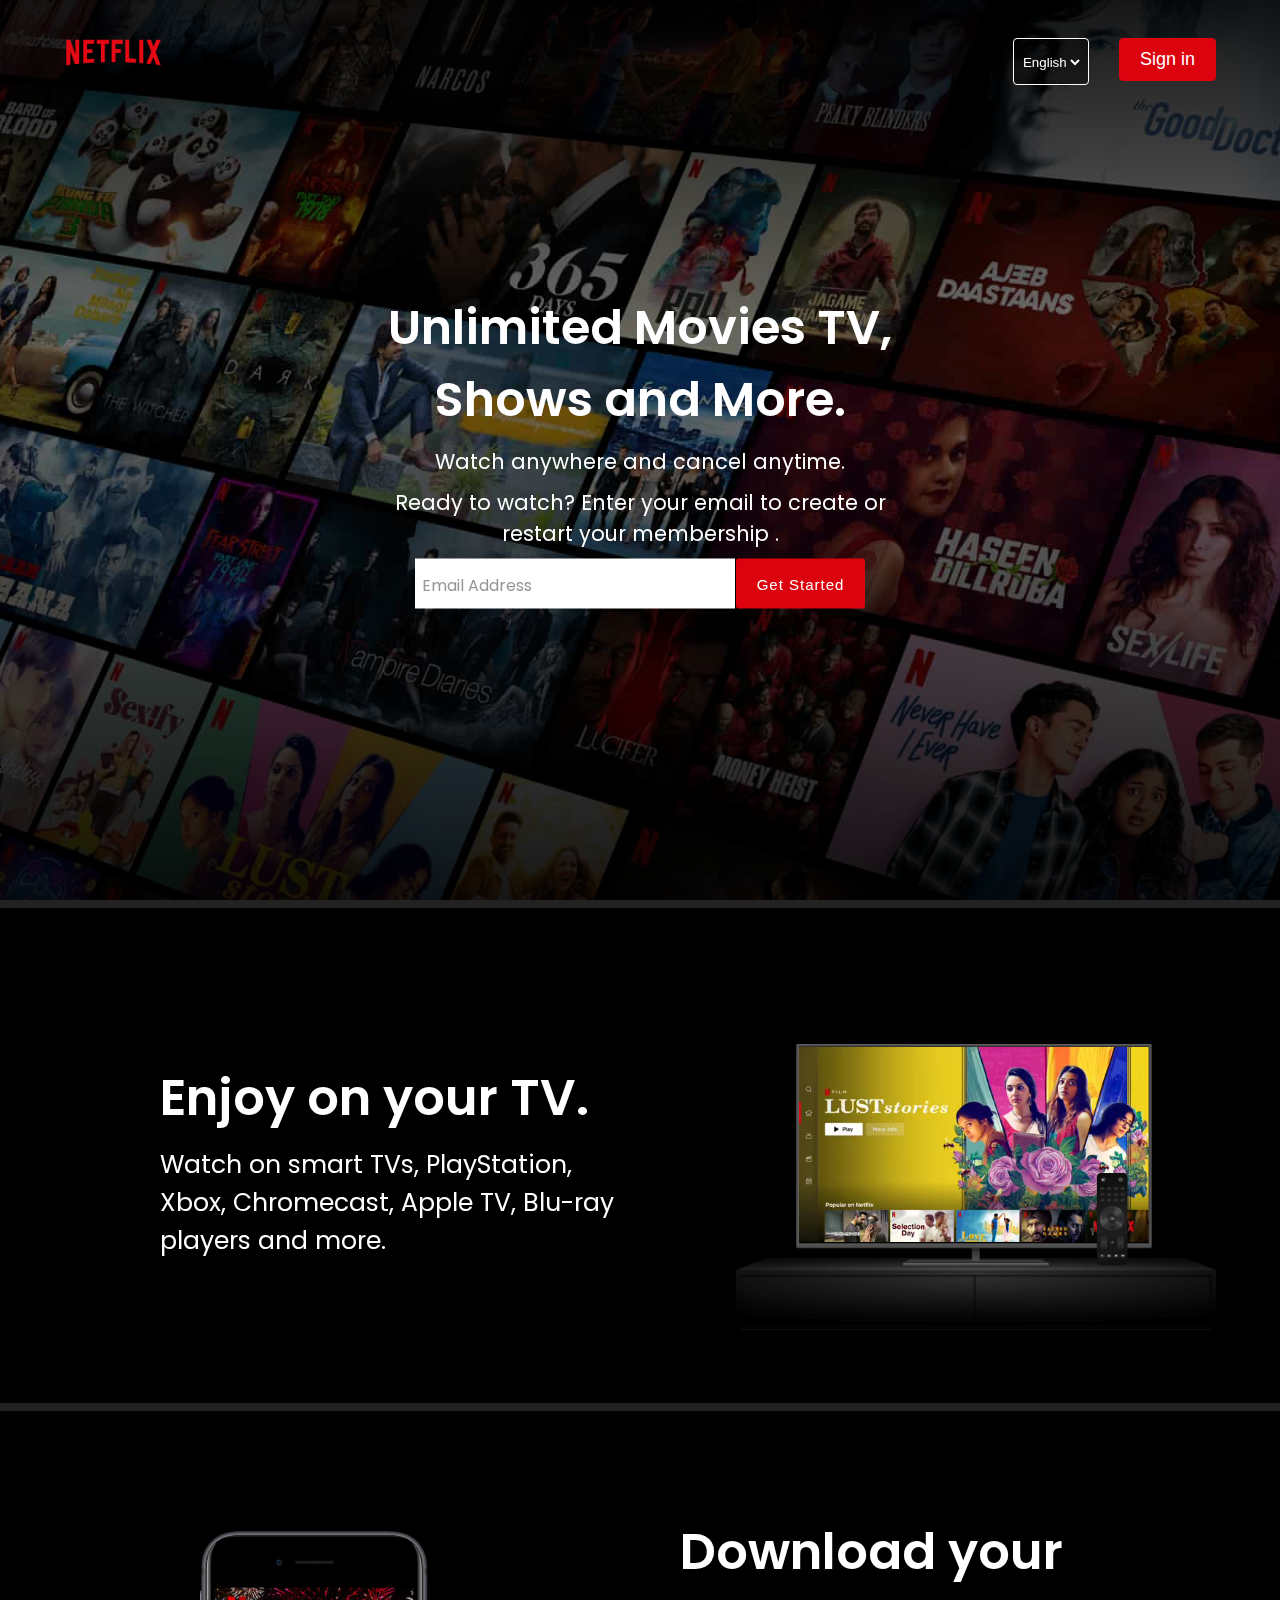
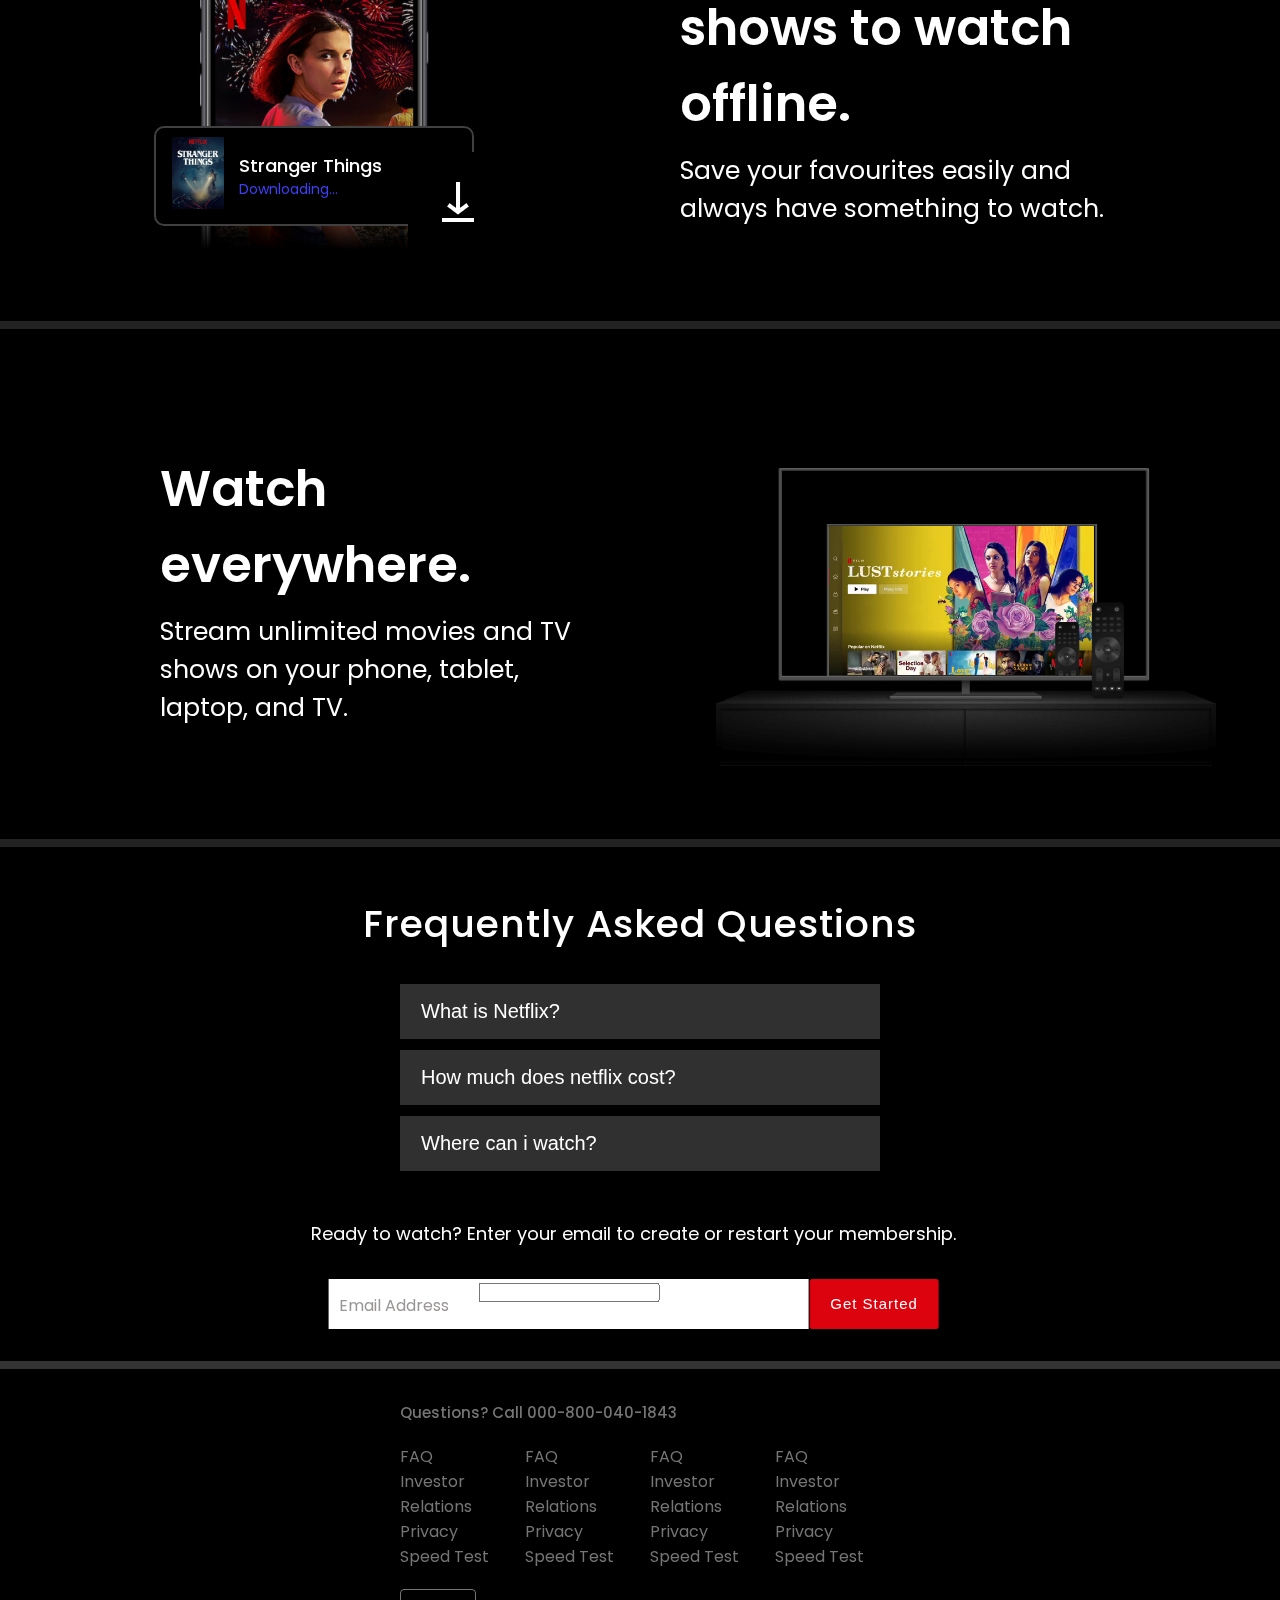
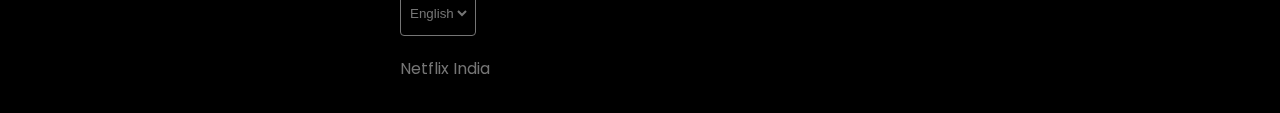
<file: index.html>
<!DOCTYPE html>
<html lang="en">
<head>
    
    <meta name="viewport" content="width=device-width, initial-scale=1.0" />
    <link rel="stylesheet" href="style.css" />
    <link rel="stylesheet" href="https://pro.fontawesome.com/releases/v5.10.0/css/all.css"
        integrity="sha384-AYmEC3Yw5cVb3ZcuHtOA93w35dYTsvhLPVnYs9eStHfGJvOvKxVfELGroGkvsg+p" crossorigin="anonymous" />
    <link rel="preconnect" href="https://fonts.googleapis.com" />
    <link rel="preconnect" href="https://fonts.gstatic.com" crossorigin />
    <link
        href="https://fonts.googleapis.com/css2?family=Poppins:ital,wght@0,100;0,200;0,300;0,400;0,500;0,600;0,700;0,800;0,900;1,100;1,200;1,300;1,400;1,500;1,600;1,700;1,800;1,900&display=swap"
        rel="stylesheet" />
    <title>NETFLIX</title>
</head>

<body>
    <header>
        <nav class="logo">
            <div class="logo__brand">
                <img src="assets/logo.png" alt="logo" class="brand__logo" />
            </div>
            <div class="navbar__nav__items">
                <div class="nav__item">
                    <div class="dropdown__container">
                        <i class="fas fa-globe"></i>
                        <select name="languages" id="languagesSelect" class="language__drop__down">
                            <option value="english" selected>English</option>
                            <option value="hindi">Hindi</option>
                        </select>
                    </div>
                </div>
                <div class="nav__item">

                    <button class="signin__button">Sign in</button>
                </div>
            </div>
        </nav>
    </header>
    <main>
        <section class="hero">
            <div class="hero__bg__image__container">
                <img src="assets/hh.jpg"
                    alt="BG hero image" class="hero__bg__image" />
            </div>
            <div class="hero__bg__overlay"></div>
            <div class="hero__card">
                <h1 class="hero__title">
                    Unlimited Movies TV,<br />
                    Shows and More.
                </h1>
                <p class="hero__subtitle">Watch anywhere and cancel anytime.</p>
                <p class="hero__description">
                    Ready to watch? Enter your email to create or restart your
                    membership .
                </p>
                <div class="email__form__container">
                    <div class="form__container">
                        <input type="email" class="email__input" placeholder=" " />
                        <label class="email__label">Email Address</label>
                    </div>
                    <button class="primary__button">
                        Get Started <i class="fal fa-chevron-right"></i>
                    </button>
                </div>
            </div>
        </section>
        <section class="features__container">
            <!-- Feature 1 -->
            <div class="feature">
                <div class="feature__details">
                    <h3 class="feature__title">Enjoy on your TV.</h3>
                    <h5 class="feature__sub__title">
                        Watch on smart TVs, PlayStation, Xbox, Chromecast, Apple TV,
                        Blu-ray players and more.
                    </h5>
                </div>
                <div class="feature__image__container">
                    <img src="assets/tv.png"
                        alt="Feature image" class="feature__image" />
                    <div class="feature__backgroud__video__container">
                        <video autoplay="" loop="" muted="" class="feature__backgroud__video">
                            <source
                                src="assets/V11.m4v"
                                type="video/mp4" />
                        </video>
                    </div>                               
                </div>
            </div>
            <!-- Feature 2 -->
            <div class="feature">
                <div class="feature__details">
                    <h3 class="feature__title">
                        Download your shows to watch offline.
                    </h3>
                    <h5 class="feature__sub__title">
                        Save your favourites easily and always have something to watch.
                    </h5>
                </div>
                <div class="feature__image__container">
                    <img src="assets/mobile.jpg"
                        alt="Feature image" class="feature__image" />
                    <div class="feature__2__poster__container">
                        <div class="poster__container">
                            <img src="assets/boxshot.png"
                                alt="poster" class="poster" />
                        </div>
                        <div class="poster__details">
                            <h4>Stranger Things</h4>
                            <h6>Downloading...</h6>
                        </div>
                        <div class="download__gif__container">
                            <img src="assets/download-icon.gif"
                                alt="downloading gif" class="gif" />
                        </div>
                    </div>
                </div>
            </div>
            <!-- Feature 3 -->
            <div class="feature">
                <div class="feature__details">
                    <h3 class="feature__title">Watch everywhere.</h3>
                    <h5 class="feature__sub__title">
                        Stream unlimited movies and TV shows on your phone, tablet,
                        laptop, and TV.
                    </h5>
                </div>
                <div class="feature__image__container">
                    <div class="feature__image__container feature__3__image__container">
                        <img src="assets/tv.png"
                            src="assets/device-pile-in.png"
                            alt="Feature image" class="feature__image" class="feature__image feature__3__image" />
                        <div class="feature__backgroud__video__container">
                            <div class="
                feature__backgroud__video__container
                feature__3__backgroud__video__container
              ">
                                <video autoplay="" loop="" muted="" class="feature__backgroud__video"
                                    class="feature__backgroud__video feature__3__backgroud__video">
                                    <source
                                        src="assets/V11.m4v"
                                        src="assets/hy.m4v"
                                        type="video/mp4" />
                                </video>
                                <h5 class="feature__sub__title">
                            </div>
                            <div class="feature__image__container">
                                <img src="assets/tv.png"
                                    src="assets/childimg.png"
                                    alt="Feature image" class="feature__image" />
                                <div class="feature__backgroud__video__container">
                                    <video autoplay="" loop="" muted="" class="feature__backgroud__video">
                                        <source
                                            src="assets/V11.m4v"
                                            type="video/mp4" />
                                    </video>
                                </div>
                            </div>
        </section>
        <section class="FAQ__list__container">
            <h1 class="FAQ__heading">Frequently Asked Questions</h1>
            <div class="FAQ__list">
                <div class="FAQ__accordian">
                    <button class="FAQ__title">
                        What is Netflix?<i class="fal fa-plus"></i>
                    </button>
                    <div class="FAQ__visible">
                        <p>
                            Netflix is a streaming service that offers a wide variety of
                            award-winning TV shows, movies, anime, documentaries and more –
                            on thousands of internet-connected devices.
                        </p>
                        <p>
                            You can watch as much as you want, whenever you want, without a
                            single ad – all for one low monthly price. There's always
                            something new to discover, and new TV shows and movies are added
                            every week!
                        </p>
                    </div>
                </div>
                <div class="FAQ__accordian">
                    <button class="FAQ__title">
                        How much does netflix cost?<i class="fal fa-plus"></i>
                    </button>
                    <div class="FAQ__visible">
                        <p>
                            Watch Netflix on your smartphone, tablet, Smart TV, laptop, or
                            streaming device, all for one fixed monthly fee. Plans range
                            from ₹ 199 to ₹ 799 a month. No extra costs, no contracts.
                        </p>
                    </div>
                </div>
                <div class="FAQ__accordian">
                    <button class="FAQ__title">
                        Where can i watch?<i class="fal fa-plus"></i>
                    </button>
                    <div class="FAQ__visible">
                        <p>
                            Watch anywhere, anytime, on an unlimited number of devices. Sign
                            in with your Netflix account to watch instantly on the web at
                            netflix.com from your personal computer or on any
                            internet-connected device that offers the Netflix app, including
                            smart TVs, smartphones, tablets, streaming media players and
                            game consoles.
                        </p>
                        <p>
                            You can also download your favourite shows with the iOS,
                            Android, or Windows 10 app. Use downloads to watch while you're
                            on the go and without an internet connection. Take Netflix with
                            you anywhere.
                        </p>
                    </div>
                </div>
            </div>
            <div class="FAQ__get__started__email">
                <h3>
                    Ready to watch? Enter your email to create or restart your
                    membership.
                </h3>
                <div class="email__form__container">
                    <div class="form__container">
                        <input type="email"/>
                        <label class="email__label">Email Address</label>
                    </div>
                    <button class="primary__button">
                        Get Started <i class="fal fa-chevron-right"></i>
                    </button>
                </div>
            </div>
        </section>
    </main>

    <footer>
        <div class="footer__row__1">
            <h4>Questions? Call 000-800-040-1843</h4>
        </div>
        <div class="footer__row__2">
            <div class="column__1">
                <p>FAQ</p>
                <p>Investor Relations</p>
                <p>Privacy</p>
                <p>Speed Test</p>
            </div>
            <div class="column__2">
                <p>FAQ</p>
                <p>Investor Relations</p>
                <p>Privacy</p>
                <p>Speed Test</p>
            </div>
            <div class="column__3">
                <p>FAQ</p>
                <p>Investor Relations</p>
                <p>Privacy</p>
                <p>Speed Test</p>
            </div>
            <div class="column__4">
                <p>FAQ</p>
                <p>Investor Relations</p>
                <p>Privacy</p>
                <p>Speed Test</p>
            </div>
        </div>
        <div class="footer__row__3">
            <div class="dropdown__container">
                <i class="fas fa-globe"></i>
                <select name="languages" id="languagesSelect" class="language__drop__down">
                    <option value="english" selected>English</option>
                    <option value="hindi">Hindi</option>
                </select>
            </div>
        </div>
        <div class="footer__row__4">
            <p>Netflix India</p>
        </div>
    </footer>


</body>

</html>
</file>
<file: style.css>
* {
    margin: 0;
    padding: 0;
    box-sizing: border-box;
  }
  body {
    background-color: black;
    color: white;
    font-family: "Poppins", sans-serif;
  }
  .logo {
    position: absolute;
    top: 0;
    width: 100%;
    display: flex;
    justify-content: space-between;
    padding: 3% 5%;
    z-index: 10;
  }
  .logo__brand {
    width: 100px;
    height: 100%;
  }
  .brand__logo {
    width: 100%;
    height: 100%;
  }
  .language__drop__down {
    background: transparent;
    border: none;
    color: white;
  }
  .language__drop__down:focus {
    outline: none;
  }
  .dropdown__container {
    border: 1px solid white;
    padding: 0.4rem;
    border-radius: 4px;
    background: rgba(0, 0, 0, 0.4);
  }
  .signin__button {
    background-color: #dc030f;
    border: 1px solid #dc030f;
    color: white;
    padding: 0.25rem 0.5rem;
    border-radius: 4px;
    
  }
  .navbar__nav__items {
    display: flex;
    gap: 10px;
  }
  .bgimage {
    width: 100%;
    height: 80vh;
  }
  .hero__bg__image {
    width: 100%;
    height: 100%;
    object-fit: cover;
  }
  .hero__bg__overlay {
    position: absolute;
    inset: 0;
    width: 100%;
    height: 80vh;
    background: rgba(0, 0, 0, 0.4);
    background-image: linear-gradient(
      to top,
      rgba(0, 0, 0, 0.8) 0,
      rgba(0, 0, 0, 0) 60%,
      rgba(0, 0, 0, 0.8) 100%
    );
  }
  .hero__card {
    position: absolute;
    top: 20%;
    text-align: center;
    display: flex;
    flex-direction: column;
    gap: 10px;
  }
  .hero__title {
    font-weight: 600;
    font-size: 2rem;
  }
  .hero__subtitle,
  .hero__description {
    font-weight: 400;
    font-size: 1rem;
  }
  .hero__description {
    margin: 0 50px;
  }
  .email__input {
    border: none;
    background: transparent;
    width: 100%;
    height: 100%;
    padding-left: 7px;
  }
  .email__label {
    color: black;
    position: absolute;
    top: 28%;
    left: 2%;
    color: rgb(153, 149, 149);
    transition: 0.5s;
  }
  .email__form__container {
    display: flex;
    flex-direction: column;
    justify-content: center;
    align-items: center;
    gap: 15px;
  }
  .form__container {
    background-color: white;
    width: 90%;
    height: 50px;
    position: relative;
  }
  .email__input:focus + .email__label {
    top: 0.2rem;
    font-size: 10px;
  }
  .email__input:not(:placeholder-shown).email__input:not(:focus) + .email__label {
    top: 0.2rem;
    font-size: 10px;
  }
  .email__input:focus-visible {
    outline: none;
  }
  .primary__button {
    background-color: #dc030f;
    border: 1px solid #dc030f;
    color: white;
    padding: 0.8rem 1.2rem;
    border-radius: 2px;
    font-size: 15px;
    letter-spacing: 1px;
  }
  .feature {
    border-top: 8px solid #222;
    padding: 2rem 1rem;
  }
  .feature__details {
    text-align: center;
  }
  .feature__title {
    font-size: 25px;
    font-weight: 600;
    margin: 10px 0;
  }
  .feature__sub__title {
    font-size: 15px;
    font-weight: 400;
  }
  .feature__image__container {
    width: 100%;
    position: relative;
  }
  .feature__image {
    width: 100%;
  }
  .feature__backgroud__video__container {
    position: absolute;
    width: 100%;
    top: 20%;
    left: 13%;
    height: 100%;
    max-width: 73%;
    max-height: 54%;
    z-index: -2;
  }
  .feature__backgroud__video {
    width: 100%;
  }
  .feature__2__poster__container {
    position: absolute;
    bottom: 8%;
    left: 50%;
    transform: translateX(-50%);
    width: 100%;
    max-width: 15em;
    max-width: 16em;
    display: flex;
    align-items: center;
    background-color: black;
    border: 1px solid white;
    border: 2px solid rgba(255, 255, 255, 0.25);
    border-radius: 10px;
    height: 50px;
    height: 60px;
    padding: 0.25rem 0.6rem;
    gap: 15px;
  }
  
  .poster__container {
    width: 30%;
    width: 20%;
  }
  
  .poster {
    width: 100%;
    height: 100%;
  }
  .poster__details {
    width: 50%;
    width: 60%;
  }
  .poster__details > h4 {
    font-size: 13px;
    font-weight: 600;
    font-weight: 500;
  }
  .poster__details > h6 {
    font-size: 10px;
    font-size: 12px;
    font-weight: 400;
    color: rgb(63, 63, 246);
  }
  body {
    height: 100%;
  }
  
  .feature__3__backgroud__video__container {
    max-width: 63%;
    max-height: 47%;
    z-index: -2;
    top: 9%;
    left: 19%;
  }
  
  .FAQ__accordian {
    width: 100%;
  }
  .FAQ__title {
    width: 100%;
    display: flex;
    justify-content: space-between;
    padding: 15px 20px;
    font-size: 18px;
    background-color: #303030;
    border: 1px solid #303030;
    color: white;
  }
  
  .FAQ__visible {
    background-color: #303030;
    border-top: 1px solid black;
    max-height: 0;
    overflow: hidden;
    transition: max-height 0.5s ease-in-out;
  }
  
  .FAQ__visible > p {
    margin: 1rem;
  }
  .FAQ__list__container {
    border-top: 8px solid #222;
    padding: 2rem 0;
  }
  .FAQ__heading {
    font-size: 20px;
    text-align: center;
    font-weight: 600;
    margin: 1rem 3rem;
  }
  
  .FAQ__list {
    display: flex;
    flex-direction: column;
    justify-content: center;
    align-items: center;
    gap: 10px;
  }
  
  .FAQ__get__started__email {
    text-align: center;
  }
  
  .FAQ__get__started__email > h3 {
    font-size: 18px;
    font-weight: 400;
    margin: 2rem 0;
  }
  
  footer {
    border-top: 8px solid #333;
    padding: 2rem 1rem;
    color: #757575;
    display: flex;
    flex-direction: column;
    gap: 20px;
  }
  
  .footer__row__2 {
    display: flex;
    flex-wrap: wrap;
    justify-content: space-around;
    gap: 20px;
  }
  
  .footer__row__1 > h4 {
    font-size: 15px;
    font-weight: 500;
  }
  
  .footer__row__3 > .dropdown__container {
    width: fit-content;
    border: 1px solid #757575;
    color: #757575;
  }
  
  .footer__row__3 > .dropdown__container > .language__drop__down {
    color: #757575;
  }
  
  @media (min-width: 768px) {
    .hero__bg__image__container {
      height: 100vh;
    }
    .hero__bg__overlay {
      height: 100vh;
    }
    .hero__card {
      top: 40%;
      left: 30%;
      transform: translate(-20%, -20%);
    }
    .hero__title {
      font-size: 3rem;
    }
    .hero__subtitle,
    .hero__description {
      font-size: 1.3rem;
    }
    .feature {
      padding: 4rem;
    }
    .feature__title {
      font-size: 35px;
    }
    .feature__sub__title {
      font-size: 20px;
    }
    .feature__2__poster__container {
      max-width: 26em;
      height: 85px;
    }
    .poster__container {
      width: 15%;
    }
    .download__gif__container {
      width: 3rem;
      height: 3rem;
    }
  
    .poster__details > h4 {
      font-size: 18px;
    }
    .poster__details > h6 {
      font-size: 14px;
    }
    .FAQ__title {
      font-size: 20px;
    }
    .FAQ__heading {
      font-size: 38px;
      font-weight: 500;
      letter-spacing: 1px;
    }
    .FAQ__list {
      padding: 1rem 5rem;
    }
    .FAQ__get__started__email {
      width: 75%;
      display: flex;
      flex-direction: column;
      justify-content: center;
      transform: translateX(15%);
    }
  }
  
  @media (min-width: 1024px) {
    .navbar {
      padding: 2% 5%;
    }
    .navbar__brand {
      width: 150px;
    }
    .signin__button {
      padding: 10px 20px;
      font-size: 18px;
    }
    .dropdown__container {
      padding: 10px 5px;
    }
    .navbar__nav__items {
      gap: 30px;
    }
    .hero__card {
      top: 50%;
      left: 50%;
      transform: translate(-50%, -50%);
    }
    .form__container {
      width: 50%;
    }
    .email__form__container {
      flex-direction: row;
      align-items: center;
      gap: 1px;
    }
    .primary__button {
      height: 50px;
    }
    .feature {
      display: flex;
      align-items: center;
      justify-content: space-between;
      gap: 20px;
    }
    .feature__details {
      text-align: left;
      padding: 0 6rem;
    }
    .feature__title {
      font-size: 50px;
    }
    .feature__sub__title {
      font-size: 25px;
    }
    .feature__image__container {
      max-width: 500px;
    }
    .feature:nth-child(even) {
      flex-direction: row-reverse;
    }
  
    .feature__2__poster__container {
      max-width: 20em;
      height: 100px;
      padding: 1rem;
    }
    .poster__container {
      width: 20%;
    }
    .FAQ__list {
      padding: 1rem 25rem;
    }
    .FAQ__get__started__email {
      transform: translateX(16%);
    }
    footer {
      padding: 2rem 25rem;
      justify-content: flex-start;
      text-align: left;
      align-items: flex-start;
    }
  
    .footer__row__2 {
      justify-content: space-between;
      align-items: flex-start;
      flex-wrap: nowrap;
    }
  
    .footer__row__1,
    .footer__row__3,
    .footer__row__4 {
      align-self: flex-start;
    }
  }
  
  @media (min-width: 1254px) {
  }
</file>
